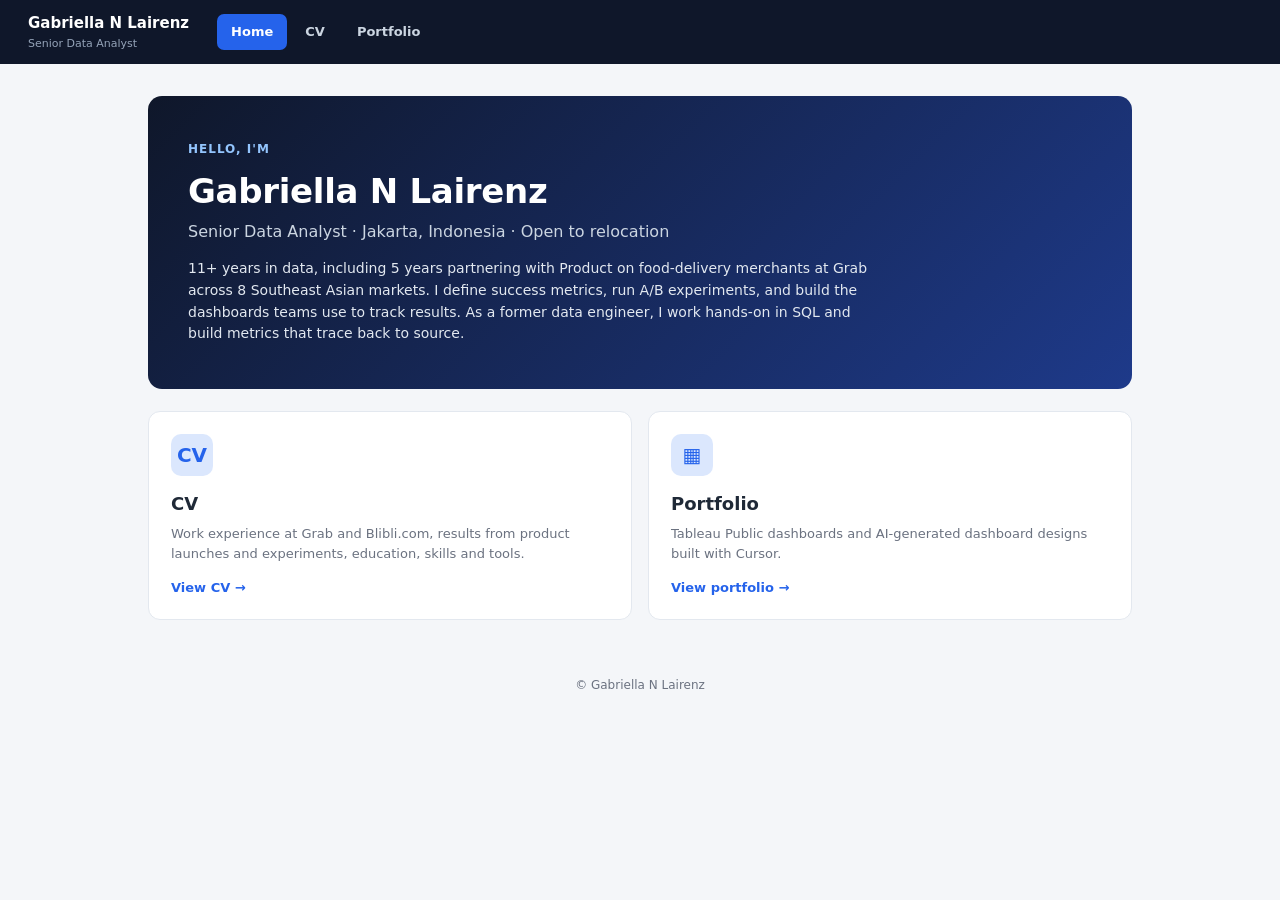
<file: index.html>
<!DOCTYPE html>
<html lang="en">
<head>
<meta charset="UTF-8">
<meta name="viewport" content="width=device-width, initial-scale=1">
<title>Gabriella N Lairenz · Senior Data Analyst</title>
<link rel="stylesheet" href="site.css">
</head>
<body>
<header class="top">
  <a class="brand" href="index.html">Gabriella N Lairenz<small>Senior Data Analyst</small></a>
  <nav>
    <a href="index.html" class="active">Home</a>
    <a href="cv.html">CV</a>
    <a href="portfolio.html">Portfolio</a>
  </nav>
</header>

<main class="wrap">
  <section class="hero">
    <div class="eyebrow">Hello, I'm</div>
    <h1>Gabriella N Lairenz</h1>
    <div class="role">Senior Data Analyst · Jakarta, Indonesia · Open to relocation</div>
    <p>11+ years in data, including 5 years partnering with Product on food-delivery merchants at Grab across 8 Southeast Asian markets. I define success metrics, run A/B experiments, and build the dashboards teams use to track results. As a former data engineer, I work hands-on in SQL and build metrics that trace back to source.</p>  </section>

  <div class="menu">
    <a class="card" href="cv.html">
      <div class="icon">CV</div>
      <h2>CV</h2>
      <p>Work experience at Grab and Blibli.com, results from product launches and experiments, education, skills and tools.</p>
      <span class="go">View CV →</span>
    </a>
    <a class="card" href="portfolio.html">
      <div class="icon">▦</div>
      <h2>Portfolio</h2>
      <p>Tableau Public dashboards and AI-generated dashboard designs built with Cursor.</p>
      <span class="go">View portfolio →</span>
    </a>
  </div>
</main>

<footer>© Gabriella N Lairenz</footer>
</body>
</html>
</file>
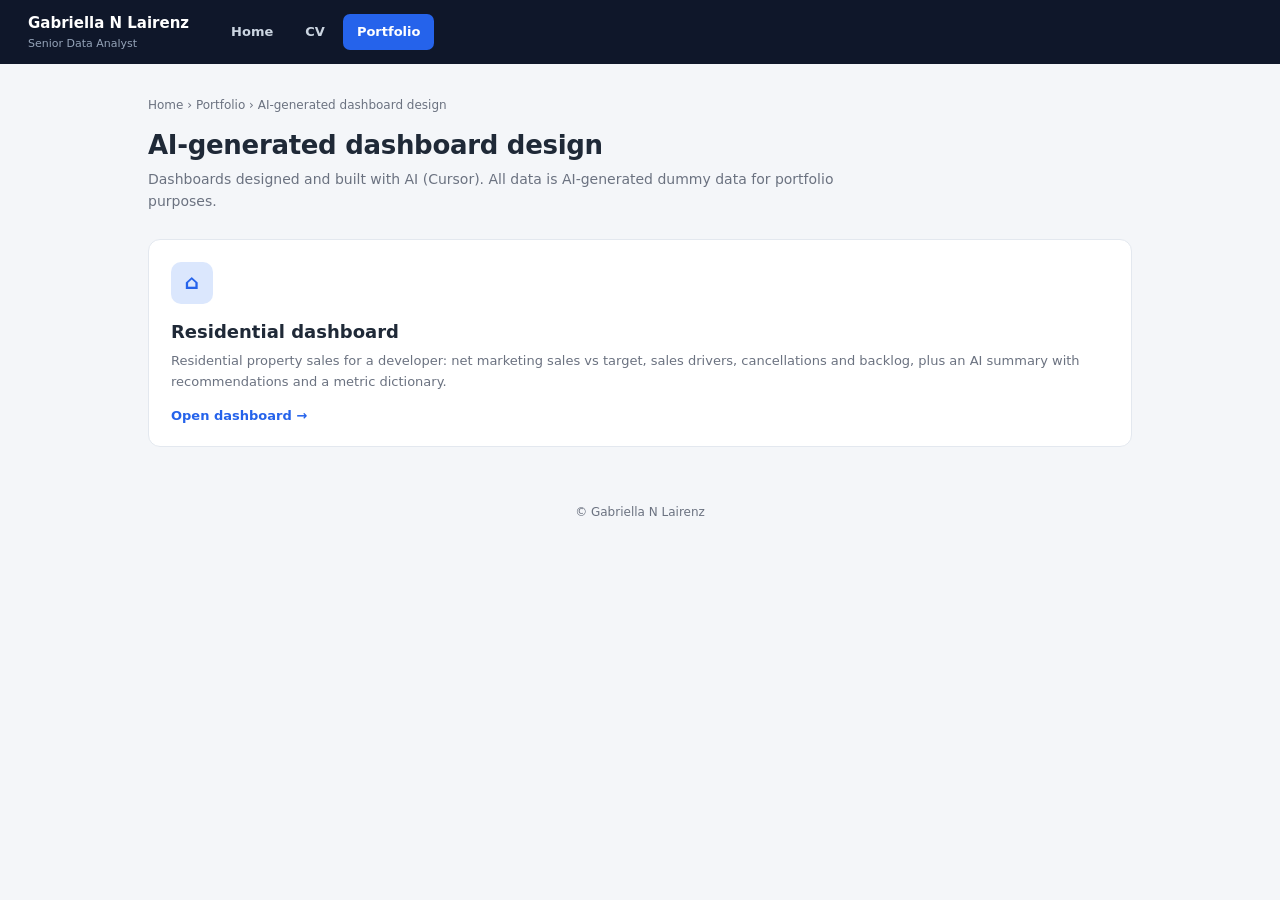
<file: ai-dashboards.html>
<!DOCTYPE html>
<html lang="en">
<head>
<meta charset="UTF-8">
<meta name="viewport" content="width=device-width, initial-scale=1">
<title>AI-generated dashboard design · Gabriella N Lairenz</title>
<link rel="stylesheet" href="site.css">
</head>
<body>
<header class="top">
  <a class="brand" href="index.html">Gabriella N Lairenz<small>Senior Data Analyst</small></a>
  <nav>
    <a href="index.html">Home</a>
    <a href="cv.html">CV</a>
    <a href="portfolio.html" class="active">Portfolio</a>
  </nav>
</header>

<main class="wrap">
  <div class="crumb"><a href="index.html">Home</a> › <a href="portfolio.html">Portfolio</a> › AI-generated dashboard design</div>
  <h1>AI-generated dashboard design</h1>
  <p class="lede">Dashboards designed and built with AI (Cursor). All data is AI-generated dummy data for portfolio purposes.</p>

  <div class="menu">
    <a class="card" href="residential_sales_dashboard/dashboard.html">
      <div class="icon">⌂</div>
      <h2>Residential dashboard</h2>
      <p>Residential property sales for a developer: net marketing sales vs target, sales drivers, cancellations and backlog, plus an AI summary with recommendations and a metric dictionary.</p>
      <span class="go">Open dashboard →</span>
    </a>
  </div>
</main>

<footer>© Gabriella N Lairenz</footer>
</body>
</html>
</file>
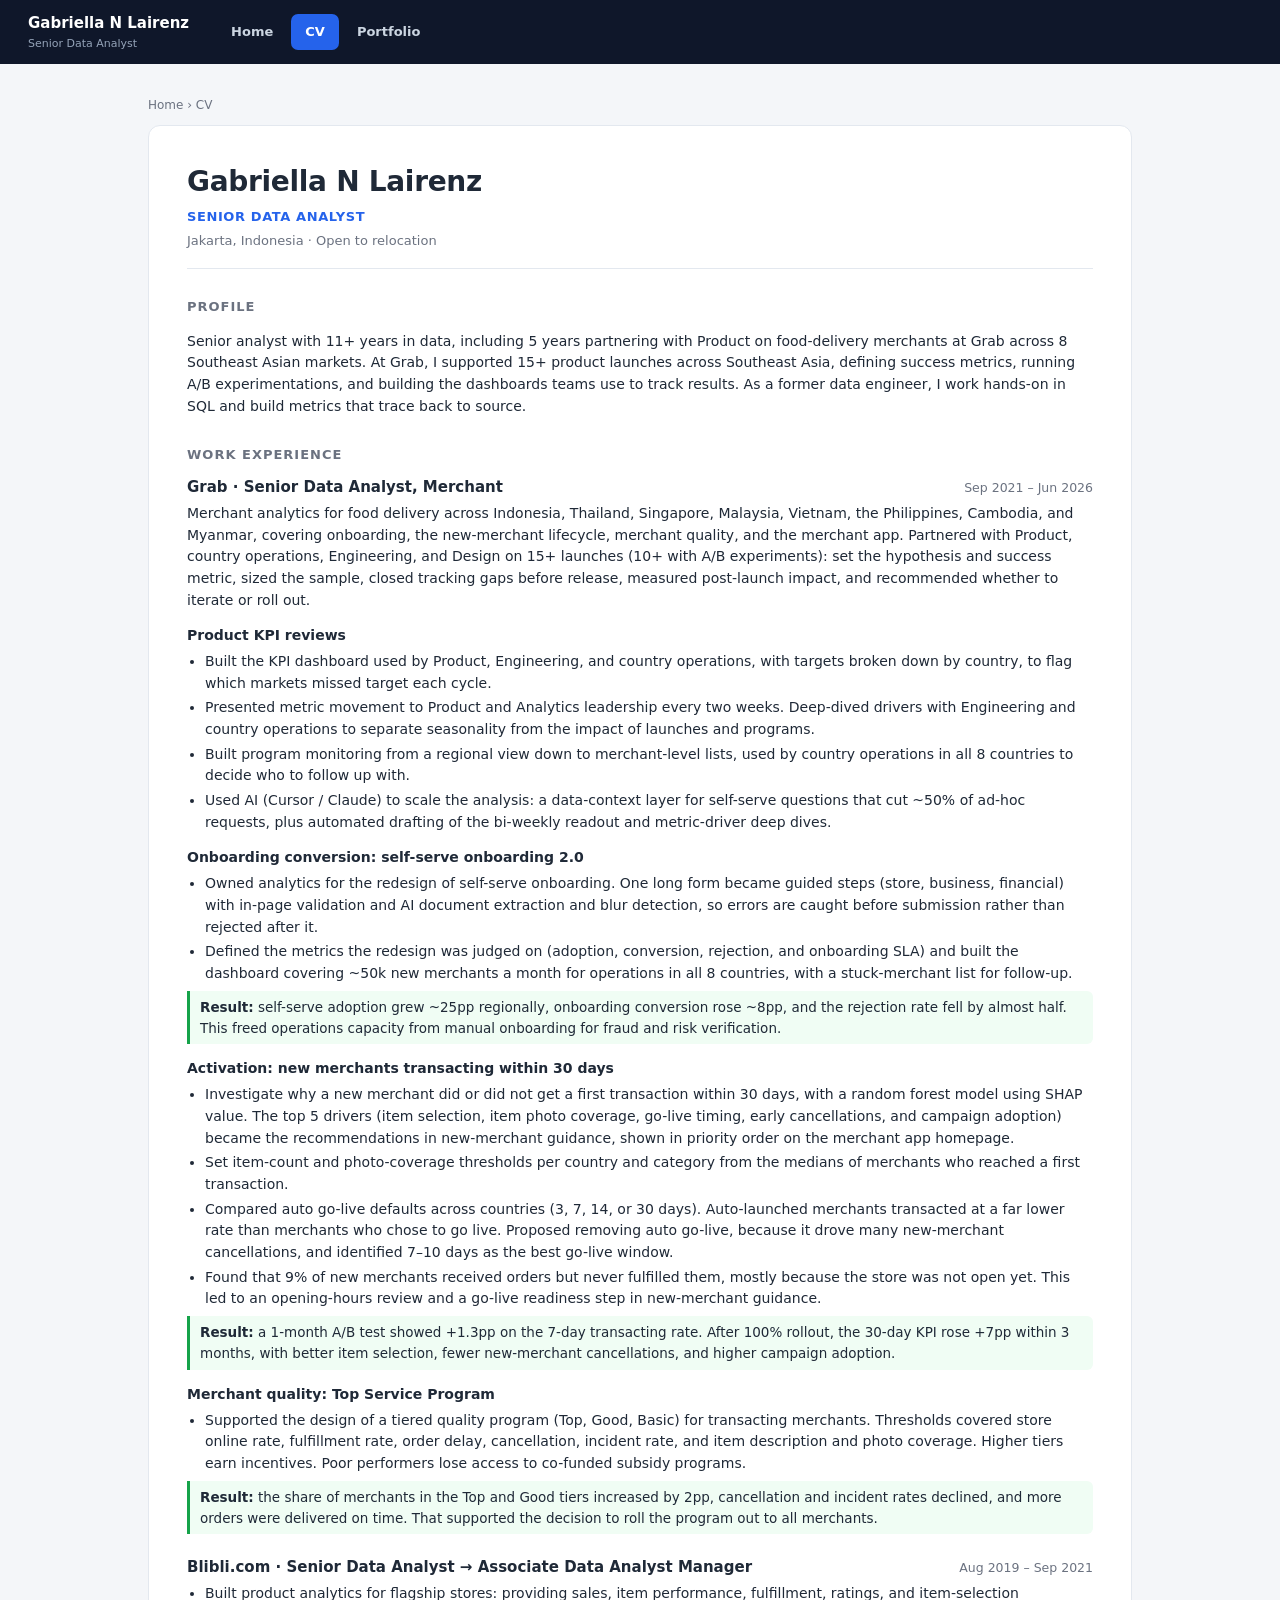
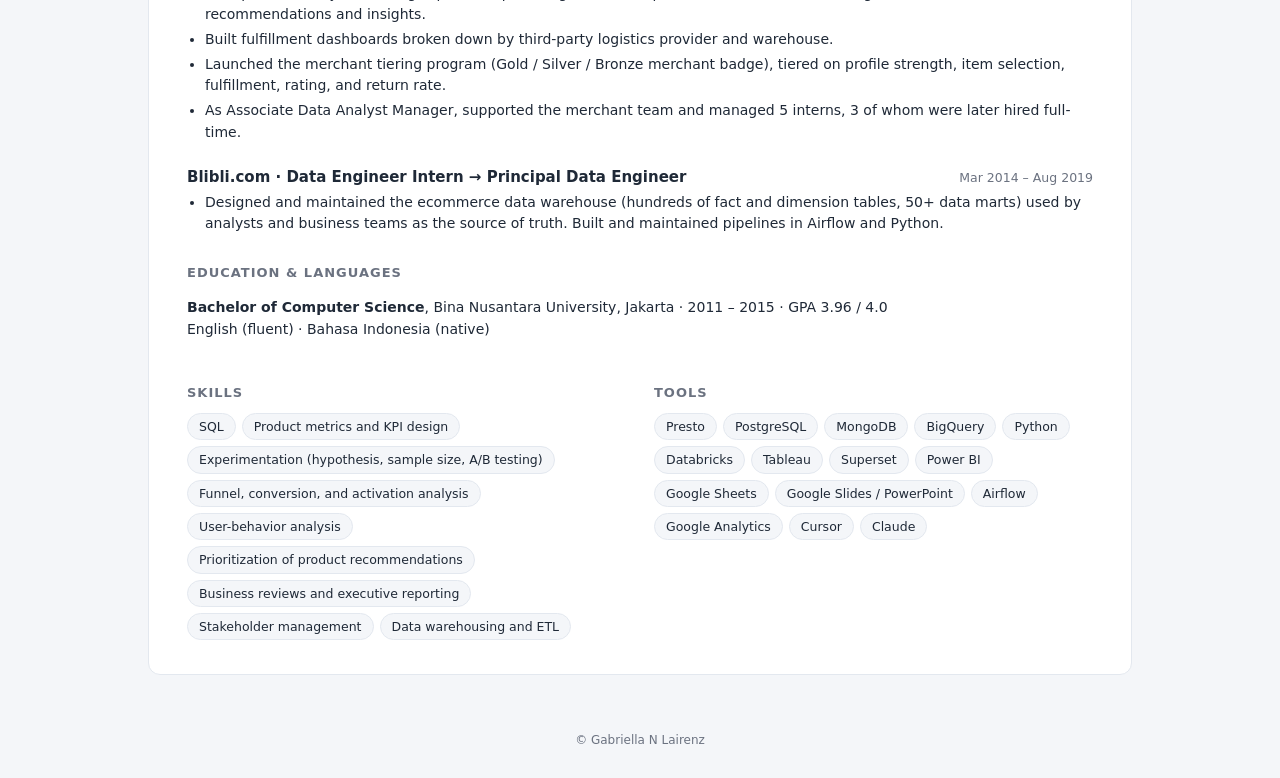
<file: cv.html>
<!DOCTYPE html>
<html lang="en">
<head>
<meta charset="UTF-8">
<meta name="viewport" content="width=device-width, initial-scale=1">
<title>CV · Gabriella N Lairenz</title>
<link rel="stylesheet" href="site.css">
</head>
<body>
<header class="top">
  <a class="brand" href="index.html">Gabriella N Lairenz<small>Senior Data Analyst</small></a>
  <nav>
    <a href="index.html">Home</a>
    <a href="cv.html" class="active">CV</a>
    <a href="portfolio.html">Portfolio</a>
  </nav>
</header>

<main class="wrap">
  <div class="crumb"><a href="index.html">Home</a> › CV</div>
  <article class="cv">
    <div class="cv-head">
      <h1>Gabriella N Lairenz</h1>
      <div class="role">Senior Data Analyst</div>
      <div class="loc">Jakarta, Indonesia · Open to relocation</div>
    </div>

    <h2>Profile</h2>
    <p>Senior analyst with 11+ years in data, including 5 years partnering with Product on food-delivery merchants at Grab across 8 Southeast Asian markets. At Grab, I supported 15+ product launches across Southeast Asia, defining success metrics, running A/B experimentations, and building the dashboards teams use to track results. As a former data engineer, I work hands-on in SQL and build metrics that trace back to source.</p>

    <h2>Work experience</h2>

    <div class="job">
      <div class="t"><b>Grab · Senior Data Analyst, Merchant</b><span>Sep 2021 – Jun 2026</span></div>
      <p class="sum">Merchant analytics for food delivery across Indonesia, Thailand, Singapore, Malaysia, Vietnam, the Philippines, Cambodia, and Myanmar, covering onboarding, the new-merchant lifecycle, merchant quality, and the merchant app. Partnered with Product, country operations, Engineering, and Design on 15+ launches (10+ with A/B experiments): set the hypothesis and success metric, sized the sample, closed tracking gaps before release, measured post-launch impact, and recommended whether to iterate or roll out.</p>

      <h3>Product KPI reviews</h3>
      <ul>
        <li>Built the KPI dashboard used by Product, Engineering, and country operations, with targets broken down by country, to flag which markets missed target each cycle.</li>
        <li>Presented metric movement to Product and Analytics leadership every two weeks. Deep-dived drivers with Engineering and country operations to separate seasonality from the impact of launches and programs.</li>
        <li>Built program monitoring from a regional view down to merchant-level lists, used by country operations in all 8 countries to decide who to follow up with.</li>
        <li>Used AI (Cursor / Claude) to scale the analysis: a data-context layer for self-serve questions that cut ~50% of ad-hoc requests, plus automated drafting of the bi-weekly readout and metric-driver deep dives.</li>
      </ul>

      <h3>Onboarding conversion: self-serve onboarding 2.0</h3>
      <ul>
        <li>Owned analytics for the redesign of self-serve onboarding. One long form became guided steps (store, business, financial) with in-page validation and AI document extraction and blur detection, so errors are caught before submission rather than rejected after it.</li>
        <li>Defined the metrics the redesign was judged on (adoption, conversion, rejection, and onboarding SLA) and built the dashboard covering ~50k new merchants a month for operations in all 8 countries, with a stuck-merchant list for follow-up.</li>
      </ul>
      <p class="result"><b>Result:</b> self-serve adoption grew ~25pp regionally, onboarding conversion rose ~8pp, and the rejection rate fell by almost half. This freed operations capacity from manual onboarding for fraud and risk verification.</p>

      <h3>Activation: new merchants transacting within 30 days</h3>
      <ul>
        <li>Investigate why a new merchant did or did not get a first transaction within 30 days, with a random forest model using SHAP value. The top 5 drivers (item selection, item photo coverage, go-live timing, early cancellations, and campaign adoption) became the recommendations in new-merchant guidance, shown in priority order on the merchant app homepage.</li>
        <li>Set item-count and photo-coverage thresholds per country and category from the medians of merchants who reached a first transaction.</li>
        <li>Compared auto go-live defaults across countries (3, 7, 14, or 30 days). Auto-launched merchants transacted at a far lower rate than merchants who chose to go live. Proposed removing auto go-live, because it drove many new-merchant cancellations, and identified 7–10 days as the best go-live window.</li>
        <li>Found that 9% of new merchants received orders but never fulfilled them, mostly because the store was not open yet. This led to an opening-hours review and a go-live readiness step in new-merchant guidance.</li>
      </ul>
      <p class="result"><b>Result:</b> a 1-month A/B test showed +1.3pp on the 7-day transacting rate. After 100% rollout, the 30-day KPI rose +7pp within 3 months, with better item selection, fewer new-merchant cancellations, and higher campaign adoption.</p>

      <h3>Merchant quality: Top Service Program</h3>
      <ul>
        <li>Supported the design of a tiered quality program (Top, Good, Basic) for transacting merchants. Thresholds covered store online rate, fulfillment rate, order delay, cancellation, incident rate, and item description and photo coverage. Higher tiers earn incentives. Poor performers lose access to co-funded subsidy programs.</li>
      </ul>
      <p class="result"><b>Result:</b> the share of merchants in the Top and Good tiers increased by 2pp, cancellation and incident rates declined, and more orders were delivered on time. That supported the decision to roll the program out to all merchants.</p>
    </div>

    <div class="job">
      <div class="t"><b>Blibli.com · Senior Data Analyst → Associate Data Analyst Manager</b><span>Aug 2019 – Sep 2021</span></div>
      <ul>
        <li>Built product analytics for flagship stores: providing sales, item performance, fulfillment, ratings, and item-selection recommendations and insights.</li>
        <li>Built fulfillment dashboards broken down by third-party logistics provider and warehouse.</li>
        <li>Launched the merchant tiering program (Gold / Silver / Bronze merchant badge), tiered on profile strength, item selection, fulfillment, rating, and return rate.</li>
        <li>As Associate Data Analyst Manager, supported the merchant team and managed 5 interns, 3 of whom were later hired full-time.</li>
      </ul>
    </div>

    <div class="job">
      <div class="t"><b>Blibli.com · Data Engineer Intern → Principal Data Engineer</b><span>Mar 2014 – Aug 2019</span></div>
      <ul>
        <li>Designed and maintained the ecommerce data warehouse (hundreds of fact and dimension tables, 50+ data marts) used by analysts and business teams as the source of truth. Built and maintained pipelines in Airflow and Python.</li>
      </ul>
    </div>

    <h2>Education &amp; languages</h2>
    <p><b>Bachelor of Computer Science</b>, Bina Nusantara University, Jakarta · 2011 – 2015 · GPA 3.96 / 4.0<br>
    English (fluent) · Bahasa Indonesia (native)</p>

    <div class="two">
      <div>
        <h2>Skills</h2>
        <div class="chips">
          <span>SQL</span><span>Product metrics and KPI design</span><span>Experimentation (hypothesis, sample size, A/B testing)</span><span>Funnel, conversion, and activation analysis</span><span>User-behavior analysis</span><span>Prioritization of product recommendations</span><span>Business reviews and executive reporting</span><span>Stakeholder management</span><span>Data warehousing and ETL</span>
        </div>
      </div>
      <div>
        <h2>Tools</h2>
        <div class="chips">
          <span>Presto</span><span>PostgreSQL</span><span>MongoDB</span><span>BigQuery</span><span>Python</span><span>Databricks</span><span>Tableau</span><span>Superset</span><span>Power BI</span><span>Google Sheets</span><span>Google Slides / PowerPoint</span><span>Airflow</span><span>Google Analytics</span><span>Cursor</span><span>Claude</span>
        </div>
      </div>
    </div>
  </article>
</main>

<footer>© Gabriella N Lairenz</footer>
</body>
</html>
</file>
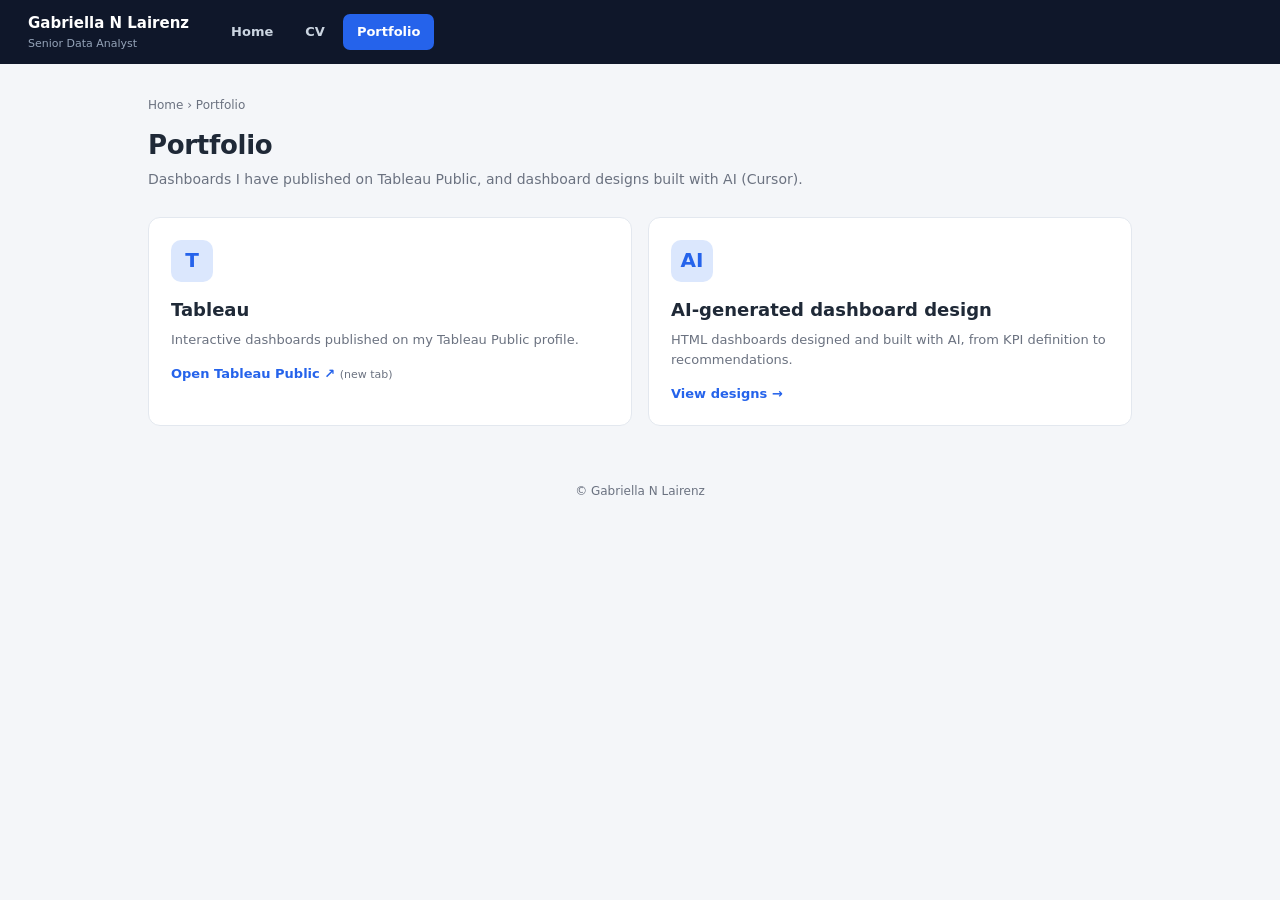
<file: portfolio.html>
<!DOCTYPE html>
<html lang="en">
<head>
<meta charset="UTF-8">
<meta name="viewport" content="width=device-width, initial-scale=1">
<title>Portfolio · Gabriella N Lairenz</title>
<link rel="stylesheet" href="site.css">
</head>
<body>
<header class="top">
  <a class="brand" href="index.html">Gabriella N Lairenz<small>Senior Data Analyst</small></a>
  <nav>
    <a href="index.html">Home</a>
    <a href="cv.html">CV</a>
    <a href="portfolio.html" class="active">Portfolio</a>
  </nav>
</header>

<main class="wrap">
  <div class="crumb"><a href="index.html">Home</a> › Portfolio</div>
  <h1>Portfolio</h1>
  <p class="lede">Dashboards I have published on Tableau Public, and dashboard designs built with AI (Cursor).</p>

  <div class="menu">
    <a class="card" href="https://public.tableau.com/app/profile/gabriella.lairenz/vizzes" target="_blank" rel="noopener">
      <div class="icon">T</div>
      <h2>Tableau</h2>
      <p>Interactive dashboards published on my Tableau Public profile.</p>
      <span class="go">Open Tableau Public ↗ <span class="ext">(new tab)</span></span>
    </a>
    <a class="card" href="ai-dashboards.html">
      <div class="icon">AI</div>
      <h2>AI-generated dashboard design</h2>
      <p>HTML dashboards designed and built with AI, from KPI definition to recommendations.</p>
      <span class="go">View designs →</span>
    </a>
  </div>
</main>

<footer>© Gabriella N Lairenz</footer>
</body>
</html>
</file>
<file: site.css>
:root{
  --bg:#F4F6F9;--card:#FFFFFF;--line:#E3E8EF;--ink:#1F2937;--muted:#6B7280;
  --blue:#2563EB;--blue-soft:#DBE7FD;--navy:#0F172A;--navy-2:#1E293B;
}
*{box-sizing:border-box}
body{margin:0;font-family:"Segoe UI",Inter,system-ui,-apple-system,sans-serif;background:var(--bg);color:var(--ink);font-size:14px;line-height:1.55}
a{color:var(--blue)}

header.top{background:var(--navy);color:#fff;padding:12px 28px;display:flex;align-items:center;gap:28px;position:sticky;top:0;z-index:10}
header.top .brand{font-weight:700;font-size:15px;color:#fff;text-decoration:none;white-space:nowrap}
header.top .brand small{display:block;font-weight:400;color:#94A3B8;font-size:11px}
header.top nav{display:flex;gap:4px;flex-wrap:wrap}
header.top nav a{color:#CBD5E1;text-decoration:none;padding:8px 14px;border-radius:7px;font-weight:600;font-size:13px}
header.top nav a:hover{background:var(--navy-2);color:#fff}
header.top nav a.active{background:var(--blue);color:#fff}

.wrap{max-width:1040px;margin:0 auto;padding:32px 28px 56px}
.crumb{font-size:12px;color:var(--muted);margin-bottom:10px}
.crumb a{color:var(--muted);text-decoration:none}.crumb a:hover{color:var(--blue)}
h1{font-size:26px;margin:0 0 4px;letter-spacing:-.3px}
.lede{color:var(--muted);margin:0 0 26px;max-width:720px}

/* home */
.hero{background:linear-gradient(135deg,var(--navy) 0%,#1E3A8A 100%);color:#fff;border-radius:14px;padding:44px 40px;margin-bottom:22px}
.hero .eyebrow{color:#93C5FD;font-weight:700;font-size:12px;letter-spacing:1px;text-transform:uppercase}
.hero h1{font-size:34px;margin:6px 0 2px}
.hero .role{font-size:16px;color:#CBD5E1;margin-bottom:14px}
.hero p{max-width:700px;color:#E2E8F0;margin:0}
/* menu cards */
.menu{display:grid;grid-template-columns:repeat(auto-fit,minmax(280px,1fr));gap:16px}
.menu a.card{display:block;background:var(--card);border:1px solid var(--line);border-radius:12px;padding:22px 22px 20px;text-decoration:none;color:var(--ink);transition:border-color .15s,box-shadow .15s,transform .15s}
.menu a.card:hover{border-color:var(--blue);box-shadow:0 8px 24px rgba(37,99,235,.12);transform:translateY(-2px)}
.menu .icon{width:42px;height:42px;border-radius:10px;background:var(--blue-soft);color:var(--blue);display:flex;align-items:center;justify-content:center;font-size:20px;font-weight:700;margin-bottom:14px}
.menu h2{font-size:18px;margin:0 0 6px}
.menu p{margin:0;color:var(--muted);font-size:13px}
.menu .go{display:inline-block;margin-top:14px;color:var(--blue);font-weight:600;font-size:13px}
.menu .ext{font-size:11px;color:var(--muted);font-weight:400}

/* cv */
.cv{background:var(--card);border:1px solid var(--line);border-radius:12px;padding:34px 38px}
.cv-head{border-bottom:1px solid var(--line);padding-bottom:16px;margin-bottom:6px}
.cv-head h1{font-size:28px}
.cv-head .role{color:var(--blue);font-weight:700;letter-spacing:.6px;text-transform:uppercase;font-size:13px}
.cv-head .loc{color:var(--muted);font-size:13px;margin-top:4px}
.cv h2{font-size:13px;letter-spacing:1px;text-transform:uppercase;color:var(--muted);margin:28px 0 10px}
.job{margin-bottom:22px}
.job .t{display:flex;justify-content:space-between;gap:12px;flex-wrap:wrap;align-items:baseline}
.job .t b{font-size:15px}
.job .t span{color:var(--muted);font-size:12.5px;white-space:nowrap}
.job .sum{margin:4px 0 8px}
.job h3{font-size:14px;margin:14px 0 4px}
.job ul{margin:0;padding-left:18px}
.job li{margin:3px 0}
.result{background:#F0FDF4;border-left:3px solid #16A34A;padding:6px 10px;border-radius:0 6px 6px 0;margin:6px 0 0;font-size:13.5px}
.chips{display:flex;flex-wrap:wrap;gap:6px}
.chips span{background:var(--bg);border:1px solid var(--line);border-radius:999px;padding:3px 11px;font-size:12.5px}
.two{display:grid;grid-template-columns:1fr 1fr;gap:28px}

footer{text-align:center;color:var(--muted);font-size:12px;padding:0 28px 28px}

@media (max-width:720px){
  header.top{flex-direction:column;align-items:flex-start;gap:8px;padding:12px 18px}
  .wrap{padding:22px 18px 44px}
  .hero{padding:30px 24px}.hero h1{font-size:28px}
  .cv{padding:24px 20px}.two{grid-template-columns:1fr}
}
</file>
